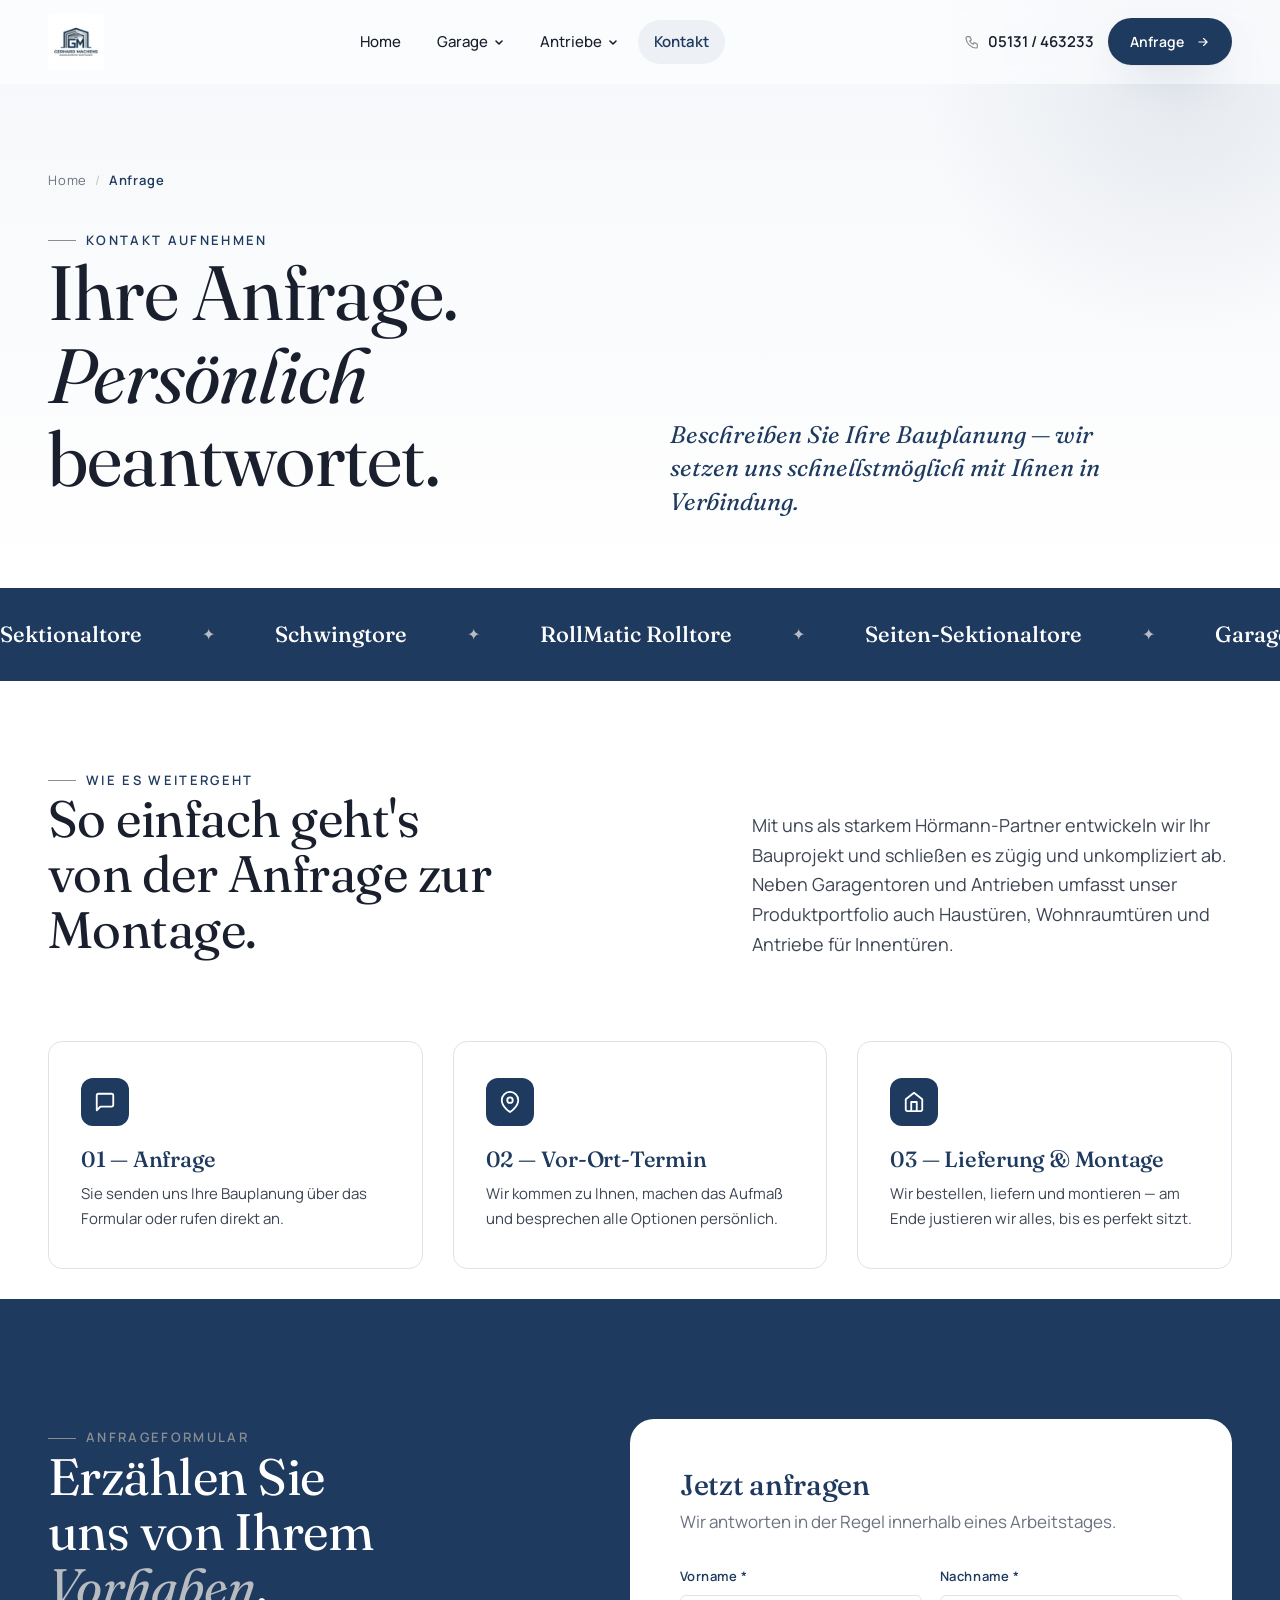
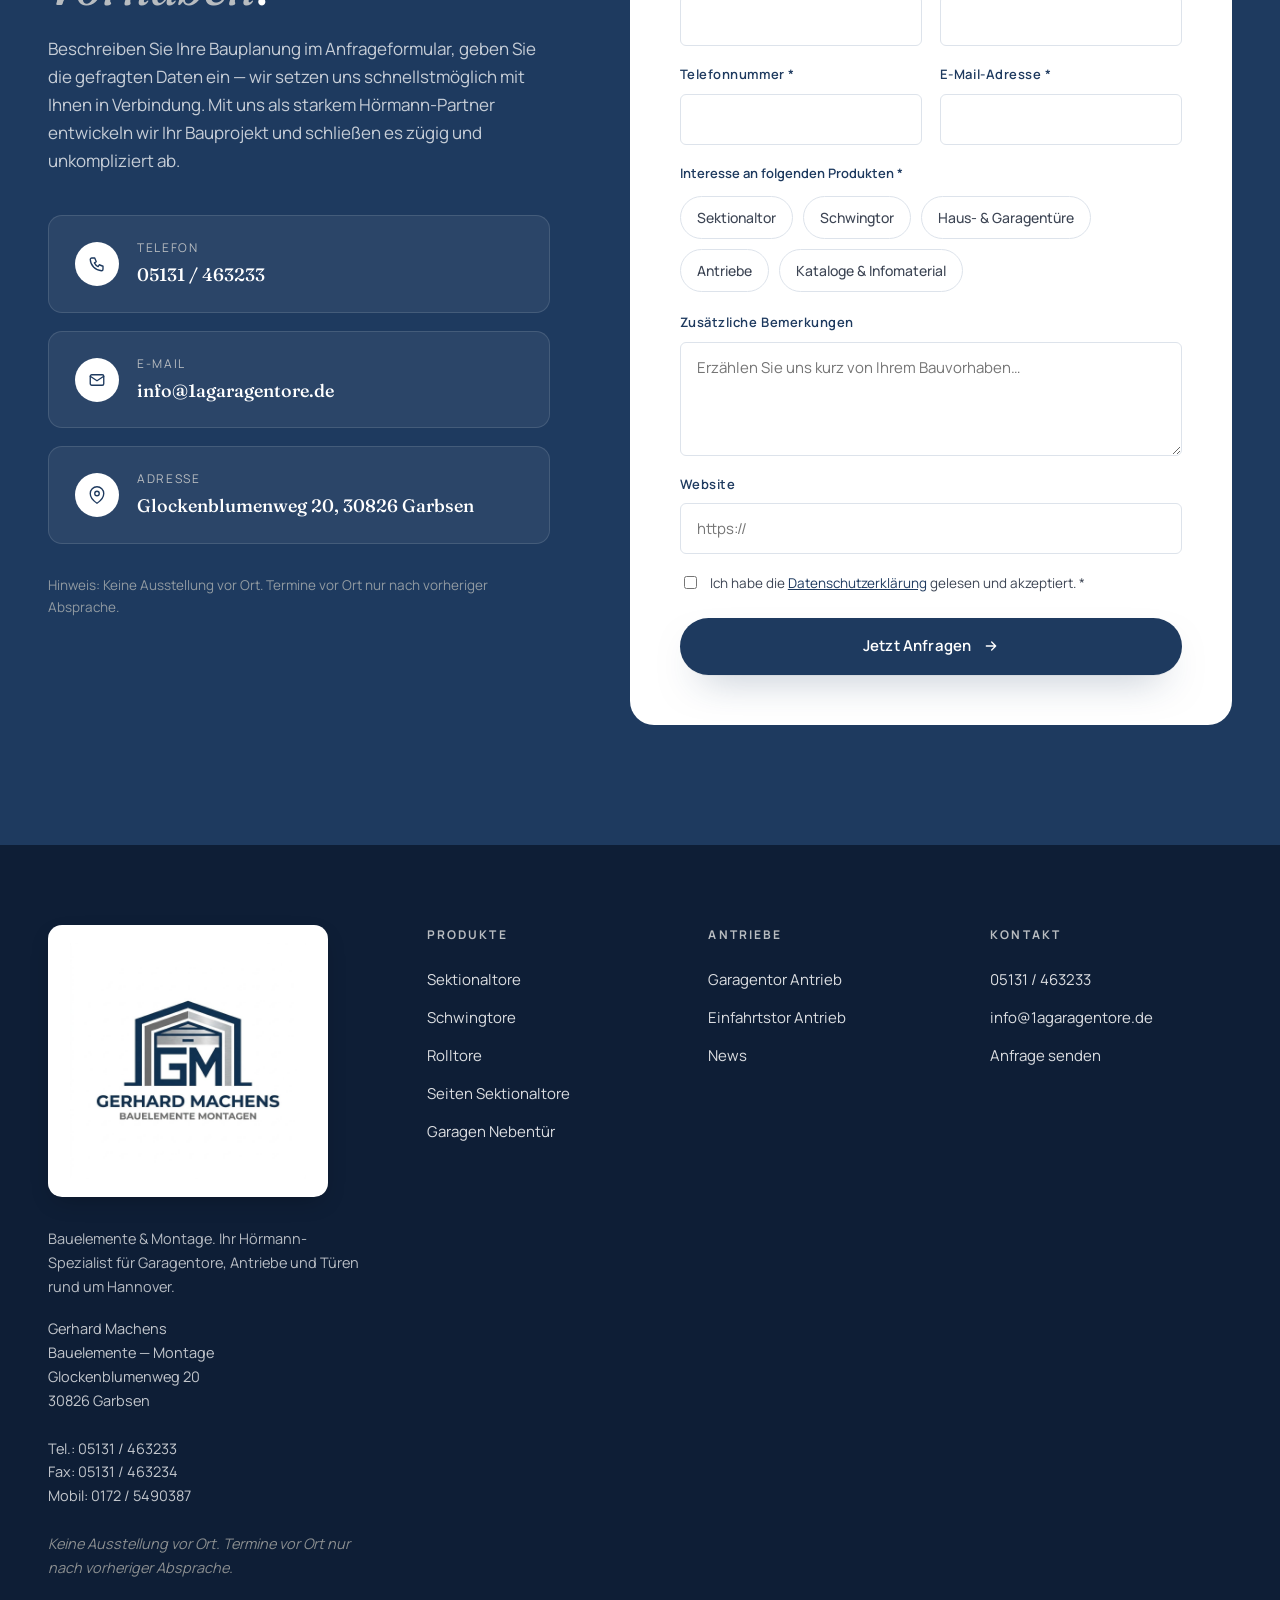
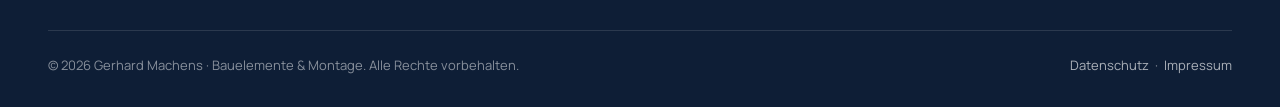
<file: anfrage.html>
<!DOCTYPE html>
<html lang="de">
<head>
  <meta charset="UTF-8" />
  <meta name="viewport" content="width=device-width, initial-scale=1.0" />
  <meta name="description" content="Kontaktieren Sie Machens Bauelemente in Hannover. Beschreiben Sie Ihr Bauvorhaben mit Hörmann-Tor oder -Antrieb — wir melden uns schnellstmöglich." />
  <link rel="canonical" href="https://1agaragentore.de/anfrage/" />
  <title>Anfrage · Machens Bauelemente · Hörmann Hannover</title>

  <link rel="preconnect" href="https://fonts.googleapis.com" />
  <link rel="preconnect" href="https://fonts.gstatic.com" crossorigin />
  <link href="https://fonts.googleapis.com/css2?family=Fraunces:opsz,wght@9..144,400;9..144,500;9..144,600;9..144,700&family=Manrope:wght@300;400;500;600;700&display=swap" rel="stylesheet" />

  <link rel="stylesheet" href="assets/styles.css" />
</head>
<body>
  <nav class="nav" id="nav" aria-label="Hauptnavigation">
    <div class="container nav-inner">
      <a href="index.html" class="brand" aria-label="Gerhard Machens · Bauelemente Montagen — zur Startseite">
        <img class="brand-logo" src="assets/img/logo.png" alt="Gerhard Machens · Bauelemente Montagen" />
      </a>

      <div class="menu" role="menubar">
        <div class="menu-item">
          <a class="menu-link " href="index.html">Home</a>
        </div>
        <div class="menu-item">
          <a class="menu-link " href="#" aria-haspopup="true" onclick="event.preventDefault();">
            Garage
            <svg width="10" height="10" viewBox="0 0 10 10" fill="none"><path d="M2 4l3 3 3-3" stroke="currentColor" stroke-width="1.6" stroke-linecap="round" stroke-linejoin="round"/></svg>
          </a>
          <div class="submenu" role="menu">
            <a href="garagen-sektionaltore.html">Sektionaltore</a>
            <a href="garagen-schwingtore.html">Schwingtore</a>
            <a href="garagen-rolltore.html">Rolltore RollMatic</a>
            <a href="seiten-sektionaltore.html">Seiten Sektionaltore</a>
            <a href="garagen-nebentuer.html">Garagen Nebentür</a>
          </div>
        </div>
        <div class="menu-item">
          <a class="menu-link " href="#" aria-haspopup="true" onclick="event.preventDefault();">
            Antriebe
            <svg width="10" height="10" viewBox="0 0 10 10" fill="none"><path d="M2 4l3 3 3-3" stroke="currentColor" stroke-width="1.6" stroke-linecap="round" stroke-linejoin="round"/></svg>
          </a>
          <div class="submenu" role="menu">
            <a href="garagentor-antrieb.html">Garagentor Antrieb</a>
            <a href="einfahrtstor-antrieb.html">Einfahrtstor Antrieb</a>
          </div>
        </div>
        <div class="menu-item">
          <a class="menu-link active" href="anfrage.html">Kontakt</a>
        </div>
      </div>

      <div class="nav-cta">
        <a href="tel:05131463233" class="phone-link" aria-label="Anrufen">
          <svg width="16" height="16" viewBox="0 0 24 24" fill="none">
            <path d="M5 4h4l2 5-2.5 1.5a11 11 0 0 0 5 5L15 13l5 2v4a2 2 0 0 1-2 2A16 16 0 0 1 3 6a2 2 0 0 1 2-2z" stroke="currentColor" stroke-width="1.8" stroke-linejoin="round"/>
          </svg>
          <span style="display:block;color: var(--c-ink);">05131 / 463233</span>
        </a>
        <a href="anfrage.html" class="btn btn-primary" style="padding: 12px 22px; font-size: 14px;">
          Anfrage
          <svg class="arrow" width="14" height="14" viewBox="0 0 24 24" fill="none">
            <path d="M5 12h14M13 6l6 6-6 6" stroke="currentColor" stroke-width="2" stroke-linecap="round" stroke-linejoin="round"/>
          </svg>
        </a>
        <button class="burger" id="burger" aria-label="Menü öffnen" aria-expanded="false">
          <span></span>
        </button>
      </div>
    </div>
  </nav>

  <div class="mobile-menu" id="mobileMenu" aria-hidden="true">
    <div class="container">
      <div class="group">
        <h4>Garage</h4>
        <a href="garagen-sektionaltore.html">Sektionaltore</a>
        <a href="garagen-schwingtore.html">Schwingtore</a>
        <a href="garagen-rolltore.html">Rolltore RollMatic</a>
        <a href="seiten-sektionaltore.html">Seiten Sektionaltore</a>
        <a href="garagen-nebentuer.html">Garagen Nebentür</a>
      </div>
      <div class="group">
        <h4>Antriebe</h4>
        <a href="garagentor-antrieb.html">Garagentor Antrieb</a>
        <a href="einfahrtstor-antrieb.html">Einfahrtstor Antrieb</a>
      </div>
      <div class="group">
        <h4>Kontakt</h4>
        <a href="anfrage.html">Anfrage stellen</a>
      </div>
      <div class="mobile-cta">
        <a href="tel:05131463233" class="btn btn-ghost">Jetzt anrufen · 05131 / 463233</a>
        <a href="anfrage.html" class="btn btn-primary">Kostenlose Anfrage stellen</a>
      </div>
    </div>
  </div>
  <header class="page-header" id="top">
    <div class="container">
      <div class="page-header-inner">
        <div class="reveal">
          <nav class="breadcrumb" aria-label="Brotkrumen">
            <a href="index.html">Home</a>
            <span class="sep">/</span>
            <span class="current">Anfrage</span>
          </nav>
          <span class="kicker">Kontakt aufnehmen</span>
          <h1>Ihre Anfrage.<br><em style="font-style:italic;color:var(--c-accent-dk);">Persönlich</em> beantwortet.</h1>
        </div>
        <div class="reveal" data-delay="1">
          <p class="subtitle">
            Beschreiben Sie Ihre Bauplanung — wir setzen uns schnellstmöglich mit Ihnen in Verbindung.
          </p>
        </div>
      </div>
    </div>
  </header>

  <div class="trust-bar" aria-hidden="true">
    <div class="marquee-track">
      <span>Sektionaltore</span>
      <span>Schwingtore</span>
      <span>RollMatic Rolltore</span>
      <span>Seiten-Sektionaltore</span>
      <span>Garagen-Nebentüren</span>
      <span>RotaMatic</span>
      <span>VersaMatic</span>
      <span>Hörmann Original</span>
      <span>Sektionaltore</span>
      <span>Schwingtore</span>
      <span>RollMatic Rolltore</span>
      <span>Seiten-Sektionaltore</span>
      <span>Garagen-Nebentüren</span>
      <span>RotaMatic</span>
      <span>VersaMatic</span>
      <span>Hörmann Original</span>
    </div>
  </div>

  <section style="padding-top: 80px; padding-bottom: 30px;">
    <div class="container">
      <div class="section-head reveal">
        <div>
          <span class="kicker">Wie es weitergeht</span>
          <h2>So einfach geht's<br>von der Anfrage zur Montage.</h2>
        </div>
        <p class="lead">
          Mit uns als starkem Hörmann-Partner entwickeln wir Ihr Bauprojekt und schließen es
          zügig und unkompliziert ab. Neben Garagentoren und Antrieben umfasst unser
          Produktportfolio auch Haustüren, Wohnraumtüren und Antriebe für Innentüren.
        </p>
      </div>

      <div class="pillars">
        <div class="pillar reveal" data-delay="1">
          <div class="pillar-icon">
            <svg width="22" height="22" viewBox="0 0 24 24" fill="none">
              <path d="M21 15a2 2 0 0 1-2 2H7l-4 4V5a2 2 0 0 1 2-2h14a2 2 0 0 1 2 2z" stroke="currentColor" stroke-width="2" stroke-linejoin="round"/>
            </svg>
          </div>
          <h4>01 — Anfrage</h4>
          <p>Sie senden uns Ihre Bauplanung über das Formular oder rufen direkt an.</p>
        </div>
        <div class="pillar reveal" data-delay="2">
          <div class="pillar-icon">
            <svg width="22" height="22" viewBox="0 0 24 24" fill="none">
              <path d="M21 10c0 7-9 13-9 13S3 17 3 10a9 9 0 1 1 18 0z" stroke="currentColor" stroke-width="2" stroke-linejoin="round"/>
              <circle cx="12" cy="10" r="3" stroke="currentColor" stroke-width="2"/>
            </svg>
          </div>
          <h4>02 — Vor-Ort-Termin</h4>
          <p>Wir kommen zu Ihnen, machen das Aufmaß und besprechen alle Optionen persönlich.</p>
        </div>
        <div class="pillar reveal" data-delay="3">
          <div class="pillar-icon">
            <svg width="22" height="22" viewBox="0 0 24 24" fill="none">
              <path d="M3 9l9-7 9 7v11a2 2 0 0 1-2 2H5a2 2 0 0 1-2-2z" stroke="currentColor" stroke-width="2" stroke-linejoin="round"/>
              <path d="M9 22V12h6v10" stroke="currentColor" stroke-width="2" stroke-linejoin="round"/>
            </svg>
          </div>
          <h4>03 — Lieferung &amp; Montage</h4>
          <p>Wir bestellen, liefern und montieren — am Ende justieren wir alles, bis es perfekt sitzt.</p>
        </div>
      </div>
    </div>
  </section>

  <section class="contact-section" id="kontakt">
    <div class="container">
      <div class="contact-grid">
        <div class="contact-info reveal">
          <span class="kicker" style="color: var(--c-accent);">Anfrageformular</span>
          <h2>Erzählen Sie<br>uns von Ihrem<br><em>Vorhaben</em>.</h2>
          <p>
            Beschreiben Sie Ihre Bauplanung im Anfrageformular, geben Sie die gefragten
            Daten ein — wir setzen uns schnellstmöglich mit Ihnen in Verbindung. Mit uns
            als starkem Hörmann-Partner entwickeln wir Ihr Bauprojekt und schließen es
            zügig und unkompliziert ab.
          </p>

          <div class="contact-channels">
            <a href="tel:05131463233" class="contact-channel">
              <div class="contact-channel-icon">
                <svg width="18" height="18" viewBox="0 0 24 24" fill="none">
                  <path d="M5 4h4l2 5-2.5 1.5a11 11 0 0 0 5 5L15 13l5 2v4a2 2 0 0 1-2 2A16 16 0 0 1 3 6a2 2 0 0 1 2-2z" stroke="currentColor" stroke-width="1.8" stroke-linejoin="round"/>
                </svg>
              </div>
              <div>
                <small>Telefon</small>
                <strong>05131 / 463233</strong>
              </div>
            </a>

            <a href="mailto:info@1agaragentore.de" class="contact-channel">
              <div class="contact-channel-icon">
                <svg width="18" height="18" viewBox="0 0 24 24" fill="none">
                  <rect x="3" y="5" width="18" height="14" rx="2" stroke="currentColor" stroke-width="1.8"/>
                  <path d="M3 7l9 6 9-6" stroke="currentColor" stroke-width="1.8" stroke-linecap="round" stroke-linejoin="round"/>
                </svg>
              </div>
              <div>
                <small>E-Mail</small>
                <strong>info@1agaragentore.de</strong>
              </div>
            </a>

            <div class="contact-channel" style="cursor: default;">
              <div class="contact-channel-icon">
                <svg width="18" height="18" viewBox="0 0 24 24" fill="none">
                  <path d="M21 10c0 7-9 13-9 13S3 17 3 10a9 9 0 1 1 18 0z" stroke="currentColor" stroke-width="1.8" stroke-linejoin="round"/>
                  <circle cx="12" cy="10" r="3" stroke="currentColor" stroke-width="1.8"/>
                </svg>
              </div>
              <div>
                <small>Adresse</small>
                <strong>Glockenblumenweg 20, 30826 Garbsen</strong>
              </div>
            </div>
          </div>

          <p style="margin-top: 30px; font-size: 13.5px; color: rgba(241,234,217,.55);">
            Hinweis: Keine Ausstellung vor Ort. Termine vor Ort nur nach vorheriger Absprache.
          </p>
        </div>

        <form class="contact-form reveal" id="contactForm" data-delay="1" name="anfrage" method="POST" data-netlify="true" data-netlify-honeypot="bot-field" action="/danke.html" novalidate>
          <!-- Netlify Forms: erforderliche versteckte Felder -->
          <input type="hidden" name="form-name" value="anfrage" />
          <p style="display:none;">
            <label>Bitte nicht ausfüllen (Spam-Schutz): <input name="bot-field" /></label>
          </p>
          <h3>Jetzt anfragen</h3>
          <p>Wir antworten in der Regel innerhalb eines Arbeitstages.</p>

          <div class="form-row">
            <div class="field">
              <label for="firstName">Vorname *</label>
              <input id="firstName" name="firstName" type="text" autocomplete="given-name" required />
            </div>
            <div class="field">
              <label for="lastName">Nachname *</label>
              <input id="lastName" name="lastName" type="text" autocomplete="family-name" required />
            </div>
          </div>

          <div class="form-row">
            <div class="field">
              <label for="phone">Telefonnummer *</label>
              <input id="phone" name="phone" type="tel" autocomplete="tel" required />
            </div>
            <div class="field">
              <label for="email">E-Mail-Adresse *</label>
              <input id="email" name="email" type="email" autocomplete="email" required />
            </div>
          </div>

          <span class="interests-label">Interesse an folgenden Produkten *</span>
          <div class="interests" role="group" aria-label="Interessen">
            <div class="interest-chip">
              <input type="checkbox" id="i1" name="interests" value="Sektionaltor" />
              <label for="i1">Sektionaltor</label>
            </div>
            <div class="interest-chip">
              <input type="checkbox" id="i2" name="interests" value="Schwingtor" />
              <label for="i2">Schwingtor</label>
            </div>
            <div class="interest-chip">
              <input type="checkbox" id="i3" name="interests" value="Haus und Garagentüre" />
              <label for="i3">Haus- &amp; Garagentüre</label>
            </div>
            <div class="interest-chip">
              <input type="checkbox" id="i4" name="interests" value="Antriebe" />
              <label for="i4">Antriebe</label>
            </div>
            <div class="interest-chip">
              <input type="checkbox" id="i5" name="interests" value="Kataloge & Infomaterial" />
              <label for="i5">Kataloge &amp; Infomaterial</label>
            </div>
          </div>

          <div class="field" style="margin-bottom: 18px;">
            <label for="message">Zusätzliche Bemerkungen</label>
            <textarea id="message" name="message" rows="4" placeholder="Erzählen Sie uns kurz von Ihrem Bauvorhaben…"></textarea>
          </div>

          <div class="field" style="margin-bottom: 18px;">
            <label for="website">Website</label>
            <input id="website" name="website" type="url" placeholder="https://" />
          </div>

          <label class="privacy-row">
            <input type="checkbox" id="privacy" name="privacy" required />
            <span>
              Ich habe die <a href="https://1agaragentore.de/datenschutz/" target="_blank" rel="noopener">Datenschutzerklärung</a>
              gelesen und akzeptiert. *
            </span>
          </label>

          <button type="submit" class="btn btn-primary" style="width: 100%; justify-content: center;">
            Jetzt Anfragen
            <svg class="arrow" width="16" height="16" viewBox="0 0 24 24" fill="none">
              <path d="M5 12h14M13 6l6 6-6 6" stroke="currentColor" stroke-width="2" stroke-linecap="round" stroke-linejoin="round"/>
            </svg>
          </button>

          <div class="form-msg" id="formMsg" role="status" aria-live="polite"></div>
        </form>
      </div>
    </div>
  </section>
  <footer>
    <div class="container">
      <div class="footer-grid">
        <div class="footer-brand">
          <div class="footer-logo">
            <img src="assets/img/logo.png" alt="Gerhard Machens · Bauelemente Montagen" />
          </div>
          <p>Bauelemente &amp; Montage. Ihr Hörmann-Spezialist für Garagentore, Antriebe und Türen rund um Hannover.</p>
          <address>
            Gerhard Machens<br>
            Bauelemente — Montage<br>
            Glockenblumenweg 20<br>
            30826 Garbsen<br>
            <br>
            Tel.: 05131 / 463233<br>
            Fax: 05131 / 463234<br>
            Mobil: 0172 / 5490387<br>
            <br>
            <em style="color: rgba(241,234,217,.55);">Keine Ausstellung vor Ort. Termine vor Ort nur nach vorheriger Absprache.</em>
          </address>
        </div>

        <div>
          <h5>Produkte</h5>
          <ul>
            <li><a href="garagen-sektionaltore.html">Sektionaltore</a></li>
            <li><a href="garagen-schwingtore.html">Schwingtore</a></li>
            <li><a href="garagen-rolltore.html">Rolltore</a></li>
            <li><a href="seiten-sektionaltore.html">Seiten Sektionaltore</a></li>
            <li><a href="garagen-nebentuer.html">Garagen Nebentür</a></li>
          </ul>
        </div>

        <div>
          <h5>Antriebe</h5>
          <ul>
            <li><a href="garagentor-antrieb.html">Garagentor Antrieb</a></li>
            <li><a href="einfahrtstor-antrieb.html">Einfahrtstor Antrieb</a></li>
            <li><a href="https://1agaragentore.de/blog/">News</a></li>
          </ul>
        </div>

        <div>
          <h5>Kontakt</h5>
          <ul>
            <li><a href="tel:05131463233">05131 / 463233</a></li>
            <li><a href="mailto:info@1agaragentore.de">info@1agaragentore.de</a></li>
            <li><a href="anfrage.html">Anfrage senden</a></li>
          </ul>
        </div>
      </div>

      <div class="footer-bottom">
        <span>© <span id="year"></span> Gerhard Machens · Bauelemente &amp; Montage. Alle Rechte vorbehalten.</span>
        <span>
          <a href="https://1agaragentore.de/datenschutz/">Datenschutz</a>
          &nbsp;·&nbsp;
          <a href="https://1agaragentore.de/impressum/">Impressum</a>
        </span>
      </div>
    </div>
  </footer>

  <script src="assets/main.js"></script>
</body>
</html>
</file>
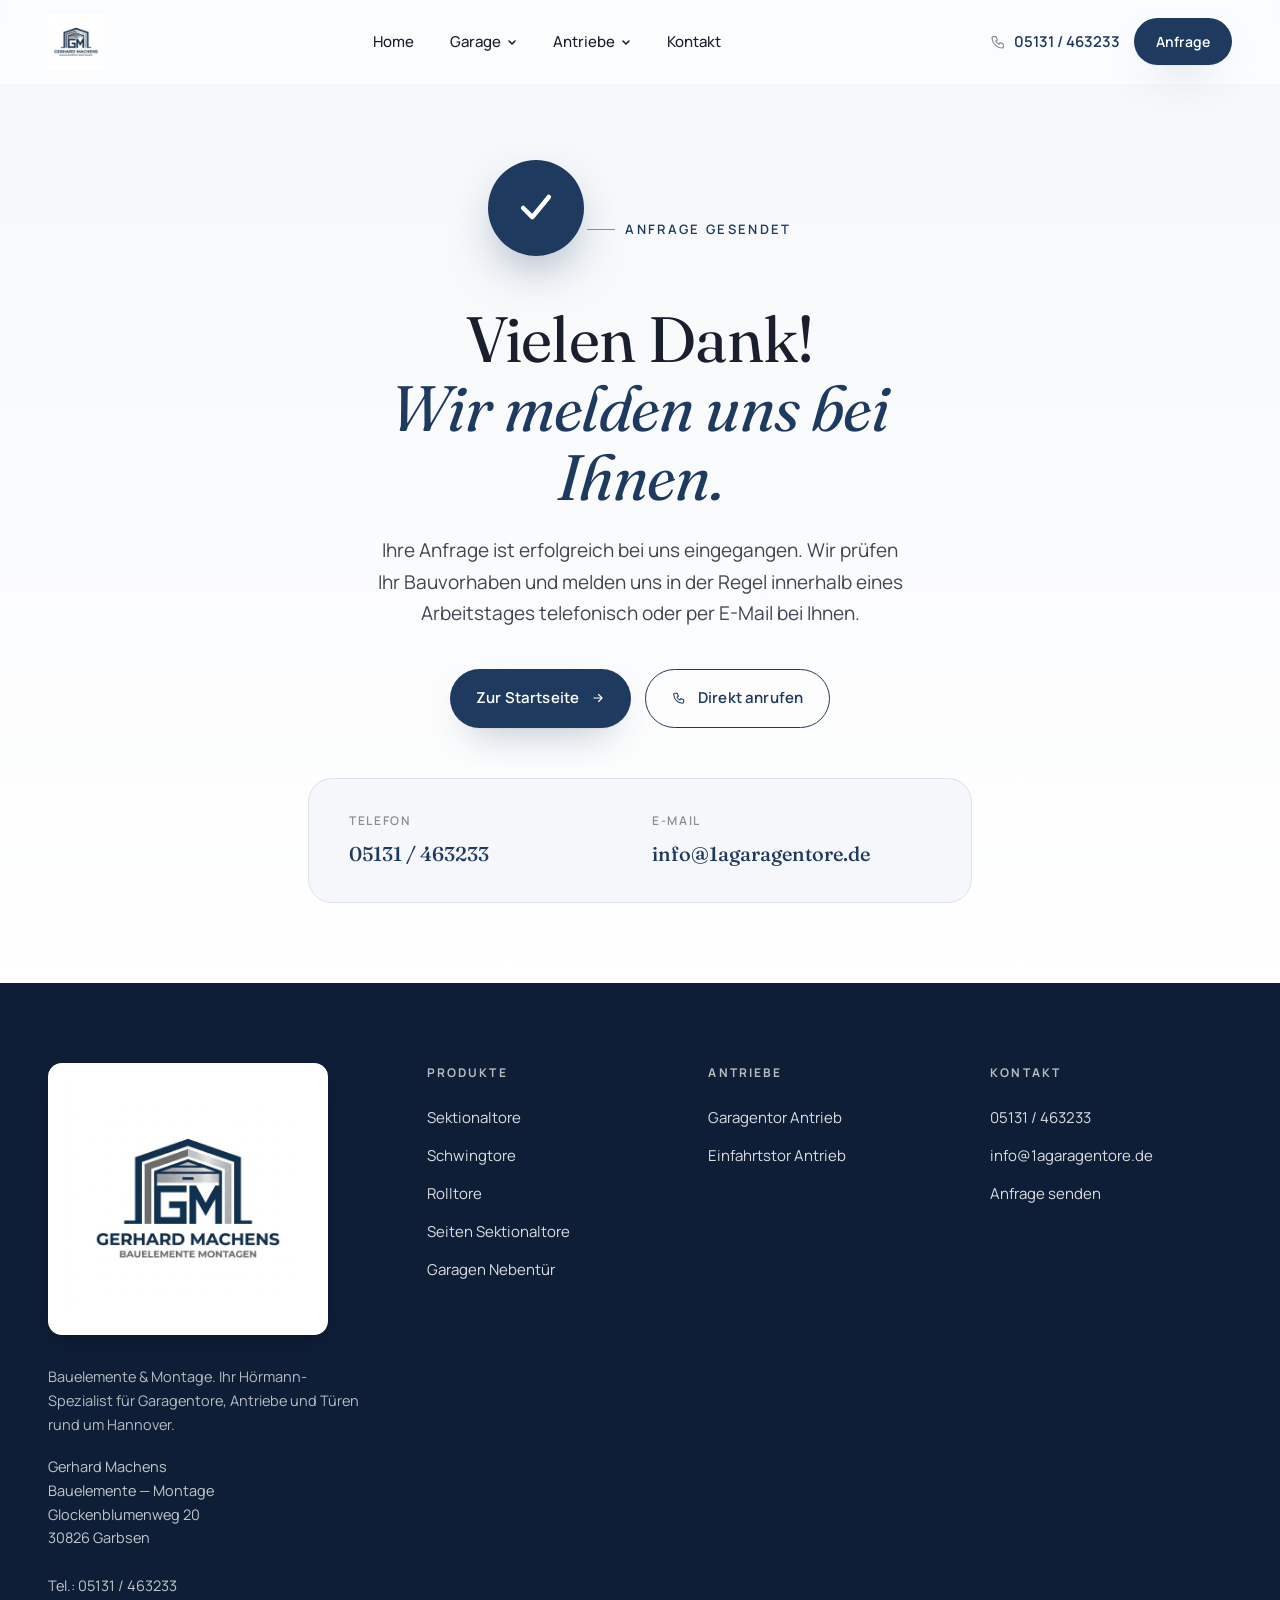
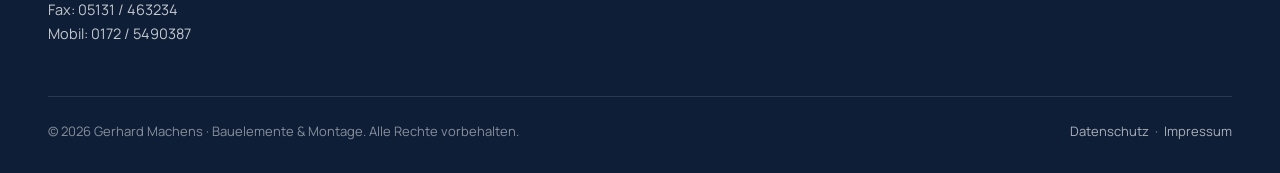
<file: danke.html>
<!DOCTYPE html>
<html lang="de">
<head>
  <meta charset="UTF-8" />
  <meta name="viewport" content="width=device-width, initial-scale=1.0" />
  <meta name="description" content="Vielen Dank für Ihre Anfrage bei Gerhard Machens · Bauelemente Montagen. Wir melden uns kurzfristig bei Ihnen." />
  <meta name="robots" content="noindex" />
  <title>Vielen Dank · Gerhard Machens · Bauelemente Montagen</title>

  <link rel="preconnect" href="https://fonts.googleapis.com" />
  <link rel="preconnect" href="https://fonts.gstatic.com" crossorigin />
  <link href="https://fonts.googleapis.com/css2?family=Fraunces:opsz,wght@9..144,400;9..144,500;9..144,600;9..144,700&family=Manrope:wght@300;400;500;600;700&display=swap" rel="stylesheet" />

  <link rel="stylesheet" href="assets/styles.css" />
</head>
<body>

  <!-- ==========================================================
       NAVIGATION
       ========================================================== -->
  <nav class="nav" id="nav" aria-label="Hauptnavigation">
    <div class="container nav-inner">
      <a href="index.html" class="brand" aria-label="Gerhard Machens · Bauelemente Montagen — zur Startseite">
        <img class="brand-logo" src="assets/img/logo.png" alt="Gerhard Machens · Bauelemente Montagen" />
      </a>

      <div class="menu" role="menubar">
        <div class="menu-item">
          <a class="menu-link" href="index.html">Home</a>
        </div>
        <div class="menu-item">
          <a class="menu-link" href="#" aria-haspopup="true" onclick="event.preventDefault();">
            Garage
            <svg width="10" height="10" viewBox="0 0 10 10" fill="none"><path d="M2 4l3 3 3-3" stroke="currentColor" stroke-width="1.6" stroke-linecap="round" stroke-linejoin="round"/></svg>
          </a>
          <div class="submenu" role="menu">
            <a href="garagen-sektionaltore.html">Sektionaltore</a>
            <a href="garagen-schwingtore.html">Schwingtore</a>
            <a href="garagen-rolltore.html">Rolltore RollMatic</a>
            <a href="seiten-sektionaltore.html">Seiten Sektionaltore</a>
            <a href="garagen-nebentuer.html">Garagen Nebentür</a>
          </div>
        </div>
        <div class="menu-item">
          <a class="menu-link" href="#" aria-haspopup="true" onclick="event.preventDefault();">
            Antriebe
            <svg width="10" height="10" viewBox="0 0 10 10" fill="none"><path d="M2 4l3 3 3-3" stroke="currentColor" stroke-width="1.6" stroke-linecap="round" stroke-linejoin="round"/></svg>
          </a>
          <div class="submenu" role="menu">
            <a href="garagentor-antrieb.html">Garagentor Antrieb</a>
            <a href="einfahrtstor-antrieb.html">Einfahrtstor Antrieb</a>
          </div>
        </div>
        <div class="menu-item">
          <a class="menu-link" href="anfrage.html">Kontakt</a>
        </div>
      </div>

      <div class="nav-cta">
        <a href="tel:05131463233" class="phone-link" aria-label="Anrufen">
          <svg width="16" height="16" viewBox="0 0 24 24" fill="none">
            <path d="M5 4h4l2 5-2.5 1.5a11 11 0 0 0 5 5L15 13l5 2v4a2 2 0 0 1-2 2A16 16 0 0 1 3 6a2 2 0 0 1 2-2z" stroke="currentColor" stroke-width="1.8" stroke-linejoin="round"/>
          </svg>
          <span>05131 / 463233</span>
        </a>
        <a href="anfrage.html" class="btn btn-primary" style="padding: 12px 22px; font-size: 14px;">Anfrage</a>
        <button class="burger" id="burger" aria-label="Menü öffnen" aria-expanded="false">
          <span></span>
        </button>
      </div>
    </div>
  </nav>

  <!-- ==========================================================
       SUCCESS HERO
       ========================================================== -->
  <main style="min-height: 100vh; display: grid; place-items: center; padding: 160px 0 80px; background: linear-gradient(180deg, #F5F7FA 0%, #FFFFFF 100%);">
    <div class="container" style="text-align: center; max-width: 720px;">

      <!-- Erfolg-Icon -->
      <div style="display: inline-grid; place-items: center; width: 96px; height: 96px; border-radius: 50%; background: #1E3A5F; color: #fff; margin-bottom: 32px; box-shadow: 0 20px 50px -15px rgba(30,58,95,.5);" aria-hidden="true">
        <svg width="44" height="44" viewBox="0 0 24 24" fill="none">
          <path d="M5 12l5 5 9-11" stroke="currentColor" stroke-width="2.5" stroke-linecap="round" stroke-linejoin="round"/>
        </svg>
      </div>

      <span class="kicker" style="justify-content: center;">Anfrage gesendet</span>
      <h1 style="margin: 16px 0 24px; font-size: clamp(2.4rem, 5vw, 4rem);">
        Vielen Dank!<br>
        <em style="font-style: italic; color: #1E3A5F; font-weight: 400;">Wir melden uns bei Ihnen.</em>
      </h1>
      <p style="font-size: 19px; color: #3D4554; max-width: 540px; margin: 0 auto 40px;">
        Ihre Anfrage ist erfolgreich bei uns eingegangen. Wir prüfen Ihr Bauvorhaben und
        melden uns in der Regel innerhalb eines Arbeitstages telefonisch oder per E-Mail bei Ihnen.
      </p>

      <div style="display: flex; gap: 14px; justify-content: center; flex-wrap: wrap; margin-bottom: 50px;">
        <a href="index.html" class="btn btn-primary">
          Zur Startseite
          <svg class="arrow" width="14" height="14" viewBox="0 0 24 24" fill="none">
            <path d="M5 12h14M13 6l6 6-6 6" stroke="currentColor" stroke-width="2" stroke-linecap="round" stroke-linejoin="round"/>
          </svg>
        </a>
        <a href="tel:05131463233" class="btn btn-ghost">
          <svg width="14" height="14" viewBox="0 0 24 24" fill="none">
            <path d="M5 4h4l2 5-2.5 1.5a11 11 0 0 0 5 5L15 13l5 2v4a2 2 0 0 1-2 2A16 16 0 0 1 3 6a2 2 0 0 1 2-2z" stroke="currentColor" stroke-width="1.8" stroke-linejoin="round"/>
          </svg>
          Direkt anrufen
        </a>
      </div>

      <!-- Kontakt-Infokarte -->
      <div style="background: #F5F7FA; border: 1px solid #DDE3EB; border-radius: 24px; padding: 32px 40px; text-align: left; display: grid; grid-template-columns: 1fr 1fr; gap: 24px;">
        <div>
          <small style="font-size: 12px; letter-spacing: 0.14em; text-transform: uppercase; color: #8A8E91; display: block; margin-bottom: 6px; font-weight: 600;">Telefon</small>
          <a href="tel:05131463233" style="font-family: 'Fraunces', serif; font-size: 20px; color: #1E3A5F; font-weight: 500;">05131 / 463233</a>
        </div>
        <div>
          <small style="font-size: 12px; letter-spacing: 0.14em; text-transform: uppercase; color: #8A8E91; display: block; margin-bottom: 6px; font-weight: 600;">E-Mail</small>
          <a href="mailto:info@1agaragentore.de" style="font-family: 'Fraunces', serif; font-size: 20px; color: #1E3A5F; font-weight: 500;">info@1agaragentore.de</a>
        </div>
      </div>

    </div>
  </main>

  <!-- ==========================================================
       FOOTER
       ========================================================== -->
  <footer>
    <div class="container">
      <div class="footer-grid">
        <div class="footer-brand">
          <div class="footer-logo">
            <img src="assets/img/logo.png" alt="Gerhard Machens · Bauelemente Montagen" />
          </div>
          <p>Bauelemente &amp; Montage. Ihr Hörmann-Spezialist für Garagentore, Antriebe und Türen rund um Hannover.</p>
          <address>
            Gerhard Machens<br>
            Bauelemente — Montage<br>
            Glockenblumenweg 20<br>
            30826 Garbsen<br>
            <br>
            Tel.: 05131 / 463233<br>
            Fax: 05131 / 463234<br>
            Mobil: 0172 / 5490387<br>
          </address>
        </div>

        <div>
          <h5>Produkte</h5>
          <ul>
            <li><a href="garagen-sektionaltore.html">Sektionaltore</a></li>
            <li><a href="garagen-schwingtore.html">Schwingtore</a></li>
            <li><a href="garagen-rolltore.html">Rolltore</a></li>
            <li><a href="seiten-sektionaltore.html">Seiten Sektionaltore</a></li>
            <li><a href="garagen-nebentuer.html">Garagen Nebentür</a></li>
          </ul>
        </div>

        <div>
          <h5>Antriebe</h5>
          <ul>
            <li><a href="garagentor-antrieb.html">Garagentor Antrieb</a></li>
            <li><a href="einfahrtstor-antrieb.html">Einfahrtstor Antrieb</a></li>
          </ul>
        </div>

        <div>
          <h5>Kontakt</h5>
          <ul>
            <li><a href="tel:05131463233">05131 / 463233</a></li>
            <li><a href="mailto:info@1agaragentore.de">info@1agaragentore.de</a></li>
            <li><a href="anfrage.html">Anfrage senden</a></li>
          </ul>
        </div>
      </div>

      <div class="footer-bottom">
        <span>© <span id="year"></span> Gerhard Machens · Bauelemente &amp; Montage. Alle Rechte vorbehalten.</span>
        <span>
          <a href="https://1agaragentore.de/datenschutz/">Datenschutz</a>
          &nbsp;·&nbsp;
          <a href="https://1agaragentore.de/impressum/">Impressum</a>
        </span>
      </div>
    </div>
  </footer>

  <script src="assets/main.js"></script>
</body>
</html>
</file>
<file: assets/styles.css>
/* ============================================================
   GERHARD MACHENS · BAUELEMENTE MONTAGEN
   Hörmann Hannover · Stylesheet (alle Seiten)

   Farbpalette aus Logo:
   - Marineblau (Primary)        #1E3A5F
   - Marineblau (dunkel/dark)    #142847
   - Stahlgrau / Silber (Accent) #8A8E91
   - Stahlgrau hell (Hover)      #B8BCC0
   - Weiß (Background)           #FFFFFF
   ============================================================ */

:root {
  /* Brand-Farben */
  --c-primary:        #1E3A5F;
  --c-primary-dark:   #142847;
  --c-primary-soft:   #2C4F7C;

  --c-accent:         #8A8E91;
  --c-accent-light:   #B8BCC0;
  --c-accent-dark:    #5C6066;

  /* Hintergrund / Flächen */
  --c-bg:             #FFFFFF;
  --c-bg-soft:        #F5F7FA;
  --c-bg-alt:         #EDF1F6;
  --c-line:           #DDE3EB;

  /* Text */
  --c-ink:            #1A1F2E;
  --c-ink-soft:       #3D4554;
  --c-muted:          #6B7280;

  /* Inverse / dunkler Bereich */
  --c-dark:           #142847;
  --c-dark-2:         #0E1E36;
  --c-cream:          #FFFFFF;
  --c-on-dark-soft:   rgba(255,255,255,0.75);
  --c-on-dark-line:   rgba(255,255,255,0.12);

  /* Typografie */
  --f-display: "Fraunces", "Times New Roman", serif;
  --f-body:    "Manrope", -apple-system, BlinkMacSystemFont, "Segoe UI", sans-serif;

  /* Maße */
  --container: 1240px;
  --radius-s: 6px;
  --radius-m: 14px;
  --radius-l: 24px;

  --ease: cubic-bezier(.22,.61,.36,1);
  --ease-out: cubic-bezier(.16,1,.3,1);
}

/* ============================================================
   RESET & BASE
   ============================================================ */
*, *::before, *::after { box-sizing: border-box; }
html { scroll-behavior: smooth; -webkit-text-size-adjust: 100%; }
body {
  margin: 0;
  font-family: var(--f-body);
  font-weight: 400;
  font-size: 17px;
  line-height: 1.65;
  color: var(--c-ink);
  background: var(--c-bg);
  -webkit-font-smoothing: antialiased;
  -moz-osx-font-smoothing: grayscale;
  overflow-x: hidden;
}
img { max-width: 100%; height: auto; display: block; }
a { color: inherit; text-decoration: none; }
button { font: inherit; cursor: pointer; border: 0; background: none; color: inherit; }
h1, h2, h3, h4 {
  font-family: var(--f-display);
  font-weight: 500;
  letter-spacing: -0.01em;
  line-height: 1.08;
  margin: 0 0 .4em;
  color: var(--c-ink);
}
h1 { font-size: clamp(2.6rem, 6vw, 5.4rem); font-weight: 400; }
h2 { font-size: clamp(2rem, 4vw, 3.4rem); font-weight: 400; }
h3 { font-size: clamp(1.4rem, 2.2vw, 1.8rem); font-weight: 500; }
p  { margin: 0 0 1em; color: var(--c-ink-soft); }

.container {
  width: 100%;
  max-width: var(--container);
  margin: 0 auto;
  padding: 0 28px;
}

.kicker {
  display: inline-flex;
  align-items: center;
  gap: 10px;
  font-family: var(--f-body);
  font-size: 13px;
  font-weight: 600;
  letter-spacing: 0.18em;
  text-transform: uppercase;
  color: var(--c-primary);
}
.kicker::before {
  content: "";
  display: inline-block;
  width: 28px;
  height: 1px;
  background: var(--c-accent);
}

/* ============================================================
   BUTTONS
   ============================================================ */
.btn {
  display: inline-flex;
  align-items: center;
  gap: 12px;
  padding: 16px 26px;
  border-radius: 999px;
  font-weight: 600;
  font-size: 15px;
  letter-spacing: 0.01em;
  transition: transform .35s var(--ease), background .35s var(--ease), color .35s var(--ease), box-shadow .35s var(--ease);
  will-change: transform;
  white-space: nowrap;
}
.btn .arrow { transition: transform .4s var(--ease-out); }
.btn:hover .arrow { transform: translateX(5px); }

.btn-primary {
  background: var(--c-primary);
  color: #fff;
  box-shadow: 0 1px 0 rgba(0,0,0,.04), 0 18px 40px -20px rgba(30,58,95,.5);
}
.btn-primary:hover {
  background: var(--c-primary-dark);
  color: #fff;
  transform: translateY(-2px);
  box-shadow: 0 1px 0 rgba(0,0,0,.04), 0 22px 50px -18px rgba(20,40,71,.55);
}

.btn-ghost {
  border: 1px solid var(--c-primary);
  color: var(--c-primary);
}
.btn-ghost:hover {
  background: var(--c-primary);
  color: #fff;
  transform: translateY(-2px);
}

.btn-light {
  background: #fff;
  color: var(--c-primary);
}
.btn-light:hover {
  background: var(--c-accent-light);
  color: var(--c-primary-dark);
  transform: translateY(-2px);
}

.link-arrow {
  display: inline-flex;
  align-items: center;
  gap: 10px;
  font-weight: 600;
  color: var(--c-primary);
  padding: 4px 0;
  border-bottom: 1px solid var(--c-primary);
  transition: gap .35s var(--ease), color .35s var(--ease), border-color .35s var(--ease);
}
.link-arrow:hover {
  gap: 16px;
  color: var(--c-primary-dark);
  border-color: var(--c-accent);
}

/* ============================================================
   NAVIGATION (mit Logo)
   ============================================================ */
.nav {
  position: fixed;
  top: 0; left: 0; right: 0;
  z-index: 100;
  padding: 14px 0;
  transition: background .45s var(--ease), backdrop-filter .45s var(--ease), padding .35s var(--ease), box-shadow .35s var(--ease);
  background: rgba(255, 255, 255, 0.6);
  backdrop-filter: saturate(160%) blur(10px);
  -webkit-backdrop-filter: saturate(160%) blur(10px);
}
.nav.scrolled {
  background: rgba(255, 255, 255, 0.92);
  backdrop-filter: saturate(160%) blur(18px);
  -webkit-backdrop-filter: saturate(160%) blur(18px);
  padding: 10px 0;
  box-shadow: 0 1px 0 rgba(30,58,95,.08), 0 6px 30px -12px rgba(30,58,95,.12);
}
.nav-inner {
  display: flex;
  align-items: center;
  justify-content: space-between;
  gap: 32px;
}

/* Brand mit echtem Logo */
.brand {
  display: flex;
  align-items: center;
  gap: 12px;
  flex-shrink: 0;
}
.brand-logo {
  height: 56px;
  width: auto;
  display: block;
  transition: height .35s var(--ease);
}
.nav.scrolled .brand-logo { height: 48px; }

.menu { display: flex; gap: 4px; align-items: center; }
.menu-item { position: relative; }
.menu-link {
  padding: 10px 16px;
  font-size: 15px;
  font-weight: 500;
  color: var(--c-ink);
  border-radius: 999px;
  transition: background .25s var(--ease), color .25s var(--ease);
  display: inline-flex;
  align-items: center;
  gap: 6px;
}
.menu-link:hover, .menu-link.active {
  background: var(--c-bg-alt);
  color: var(--c-primary);
}
.menu-link.active { font-weight: 600; }
.menu-link svg { transition: transform .3s var(--ease); }
.menu-item:hover > .menu-link svg { transform: rotate(180deg); }

.submenu {
  position: absolute;
  top: calc(100% + 10px);
  left: 50%;
  transform: translateX(-50%) translateY(-6px);
  background: #fff;
  border: 1px solid var(--c-line);
  border-radius: var(--radius-m);
  padding: 10px;
  min-width: 240px;
  opacity: 0;
  pointer-events: none;
  transition: opacity .25s var(--ease), transform .25s var(--ease);
  box-shadow: 0 30px 60px -25px rgba(30,58,95,.25);
}
.menu-item:hover .submenu,
.menu-item:focus-within .submenu {
  opacity: 1;
  pointer-events: auto;
  transform: translateX(-50%) translateY(0);
}
.submenu a {
  display: block;
  padding: 10px 14px;
  border-radius: 8px;
  font-size: 15px;
  color: var(--c-ink-soft);
  transition: background .2s var(--ease), color .2s var(--ease);
}
.submenu a:hover, .submenu a.active {
  background: var(--c-bg-alt);
  color: var(--c-primary);
}

.nav-cta { display: flex; align-items: center; gap: 14px; }
.phone-link {
  display: inline-flex;
  align-items: center;
  gap: 8px;
  font-weight: 600;
  font-size: 15px;
  color: var(--c-primary);
  transition: color .25s var(--ease);
}
.phone-link:hover { color: var(--c-primary-dark); }
.phone-link svg { color: var(--c-accent); }

.burger {
  display: none;
  width: 44px; height: 44px;
  border-radius: 50%;
  background: var(--c-primary);
  color: #fff;
  align-items: center;
  justify-content: center;
}
.burger span {
  display: block;
  width: 18px;
  height: 2px;
  background: #fff;
  position: relative;
  transition: transform .3s var(--ease), opacity .3s var(--ease);
}
.burger span::before,
.burger span::after {
  content: "";
  position: absolute;
  left: 0; right: 0;
  height: 2px;
  background: #fff;
  transition: transform .3s var(--ease);
}
.burger span::before { top: -6px; }
.burger span::after  { top:  6px; }
.burger.open span { transform: rotate(45deg); }
.burger.open span::before { transform: translateY(6px) rotate(-90deg); }
.burger.open span::after  { transform: translateY(-6px) rotate(0); opacity: 0; }

.mobile-menu {
  position: fixed;
  inset: 0;
  background: var(--c-bg);
  z-index: 99;
  padding: 100px 28px 40px;
  transform: translateY(-100%);
  transition: transform .5s var(--ease);
  overflow-y: auto;
}
.mobile-menu.open { transform: translateY(0); }
.mobile-menu .group { border-bottom: 1px solid var(--c-line); padding: 18px 0; }
.mobile-menu .group h4 {
  font-family: var(--f-body);
  font-size: 12px;
  letter-spacing: 0.18em;
  text-transform: uppercase;
  color: var(--c-accent);
  margin: 0 0 12px;
  font-weight: 700;
}
.mobile-menu a {
  display: block;
  padding: 8px 0;
  font-family: var(--f-display);
  font-size: 22px;
  color: var(--c-ink);
}
.mobile-cta { padding-top: 28px; display: flex; flex-direction: column; gap: 12px; }

/* ============================================================
   HERO (Startseite)
   ============================================================ */
.hero {
  position: relative;
  padding: 170px 0 80px;
  overflow: hidden;
  background: linear-gradient(180deg, var(--c-bg-soft) 0%, var(--c-bg) 100%);
}
.hero-grid {
  display: grid;
  grid-template-columns: 1.05fr .95fr;
  gap: 60px;
  align-items: center;
}
.hero-content { position: relative; z-index: 2; }
.hero h1 { margin-top: 24px; }
.hero h1 .accent {
  font-style: italic;
  color: var(--c-primary);
  font-weight: 400;
}
.hero-lead {
  font-size: 19px;
  max-width: 520px;
  margin: 24px 0 36px;
  color: var(--c-ink-soft);
}
.hero-actions { display: flex; gap: 14px; flex-wrap: wrap; }

.hero-meta {
  margin-top: 56px;
  display: grid;
  grid-template-columns: repeat(3, 1fr);
  gap: 24px;
  max-width: 560px;
}
.hero-meta .stat-num {
  font-family: var(--f-display);
  font-size: 36px;
  font-weight: 500;
  line-height: 1;
  color: var(--c-primary);
  letter-spacing: -0.02em;
}
.hero-meta .stat-label {
  display: block;
  margin-top: 6px;
  font-size: 13px;
  color: var(--c-muted);
  line-height: 1.4;
}

.hero-visual {
  position: relative;
  aspect-ratio: 4/5;
  max-width: 540px;
  margin-left: auto;
}
.hero-img-main {
  position: absolute;
  inset: 0;
  width: 100%;
  height: 100%;
  object-fit: cover;
  border-radius: var(--radius-l);
  box-shadow: 0 50px 80px -30px rgba(30,58,95,.35);
}
.hero-img-secondary {
  position: absolute;
  bottom: -40px;
  left: -50px;
  width: 45%;
  aspect-ratio: 4/3;
  object-fit: cover;
  border-radius: var(--radius-m);
  border: 8px solid var(--c-bg);
  box-shadow: 0 30px 50px -20px rgba(30,58,95,.3);
  z-index: 2;
}
.hero-badge {
  position: absolute;
  top: -20px;
  right: -20px;
  width: 130px;
  height: 130px;
  border-radius: 50%;
  background: var(--c-primary);
  color: #fff;
  display: grid;
  place-items: center;
  text-align: center;
  font-family: var(--f-display);
  font-size: 14px;
  line-height: 1.25;
  padding: 14px;
  animation: spin 30s linear infinite;
  z-index: 3;
  box-shadow: 0 18px 40px -15px rgba(30,58,95,.5);
}
.hero-badge strong {
  display: block;
  font-size: 22px;
  color: var(--c-accent-light);
  font-weight: 500;
}
@keyframes spin { to { transform: rotate(360deg); } }

.hero::before {
  content: "";
  position: absolute;
  top: -200px;
  right: -200px;
  width: 700px;
  height: 700px;
  background: radial-gradient(circle at center, rgba(30,58,95,.10), transparent 60%);
  pointer-events: none;
  z-index: 0;
}
.hero::after {
  content: "Hörmann · Hannover · seit Jahrzehnten";
  position: absolute;
  bottom: 30px;
  left: -10px;
  font-family: var(--f-display);
  font-size: 12px;
  letter-spacing: 0.4em;
  text-transform: uppercase;
  color: var(--c-accent);
  transform: rotate(-90deg);
  transform-origin: left bottom;
  opacity: 0.7;
}

/* ============================================================
   PAGE HEADER (Unterseiten)
   ============================================================ */
.page-header {
  padding: 170px 0 70px;
  position: relative;
  overflow: hidden;
  background: linear-gradient(180deg, var(--c-bg-soft) 0%, var(--c-bg) 100%);
}
.page-header::before {
  content: "";
  position: absolute;
  top: -200px;
  right: -200px;
  width: 600px;
  height: 600px;
  background: radial-gradient(circle at center, rgba(30,58,95,.08), transparent 60%);
  pointer-events: none;
  z-index: 0;
}
.page-header-inner {
  position: relative;
  z-index: 1;
  display: grid;
  grid-template-columns: 1fr 1fr;
  gap: 60px;
  align-items: end;
}
.breadcrumb {
  display: flex;
  align-items: center;
  gap: 8px;
  font-size: 13px;
  letter-spacing: 0.06em;
  color: var(--c-muted);
  margin-bottom: 30px;
}
.breadcrumb a { color: var(--c-muted); transition: color .25s var(--ease); }
.breadcrumb a:hover { color: var(--c-primary); }
.breadcrumb .sep { opacity: 0.5; color: var(--c-accent); }
.breadcrumb .current { color: var(--c-primary); font-weight: 600; }

.page-header h1 { margin-bottom: 18px; }
.page-header .subtitle {
  font-family: var(--f-display);
  font-size: clamp(1.2rem, 2vw, 1.5rem);
  font-style: italic;
  color: var(--c-primary);
  font-weight: 400;
  margin: 0;
  line-height: 1.4;
  max-width: 460px;
}

/* ============================================================
   TRUST BAR / MARQUEE
   ============================================================ */
.trust-bar {
  background: var(--c-primary);
  color: #fff;
  padding: 28px 0;
  overflow: hidden;
  position: relative;
}
.marquee-track {
  display: flex;
  gap: 60px;
  width: fit-content;
  animation: marquee 35s linear infinite;
  white-space: nowrap;
}
.marquee-track span {
  font-family: var(--f-display);
  font-size: 22px;
  font-weight: 500;
  display: inline-flex;
  align-items: center;
  gap: 60px;
}
.marquee-track span::after {
  content: "✦";
  color: var(--c-accent-light);
  font-size: 16px;
}
@keyframes marquee {
  from { transform: translateX(0); }
  to   { transform: translateX(-50%); }
}

/* ============================================================
   GENERIC SECTION
   ============================================================ */
section { padding: 110px 0; position: relative; }
.section-head {
  display: grid;
  grid-template-columns: 1fr 1fr;
  gap: 60px;
  align-items: end;
  margin-bottom: 64px;
}
.section-head .lead {
  font-size: 18px;
  max-width: 480px;
  margin-left: auto;
  color: var(--c-ink-soft);
}

/* ============================================================
   PRODUCTS (editoral 2-column blocks)
   ============================================================ */
.product {
  display: grid;
  grid-template-columns: 1fr 1fr;
  gap: 80px;
  align-items: center;
  padding: 80px 0;
  border-top: 1px solid var(--c-line);
}
.product:first-of-type { border-top: 0; padding-top: 30px; }
.product.reverse .product-media { order: 2; }
.product-media { position: relative; }
.product-media .stack {
  position: relative;
  aspect-ratio: 5/4;
}
.product-media .stack img {
  position: absolute;
  width: 100%; height: 100%;
  object-fit: cover;
  border-radius: var(--radius-m);
  transition: transform .8s var(--ease-out), box-shadow .8s var(--ease-out);
}
.product-media .stack img:nth-child(1) {
  width: 78%;
  left: 0;
  top: 0;
  z-index: 2;
  box-shadow: 0 30px 60px -25px rgba(30,58,95,.3);
}
.product-media .stack img:nth-child(2) {
  width: 60%;
  right: 0;
  bottom: -8%;
  z-index: 3;
  border: 8px solid var(--c-bg);
  box-shadow: 0 30px 50px -20px rgba(30,58,95,.3);
}
.product-media .stack img:nth-child(3) {
  width: 35%;
  right: 35%;
  top: -8%;
  z-index: 1;
  opacity: 0.85;
}
.product:hover .stack img:nth-child(1) { transform: translate(-8px, -4px); }
.product:hover .stack img:nth-child(2) { transform: translate(8px, 4px); }

.product-num {
  font-family: var(--f-display);
  font-size: 14px;
  letter-spacing: 0.2em;
  color: var(--c-accent);
  margin-bottom: 14px;
  display: block;
  font-weight: 500;
}
.product h3 {
  font-size: clamp(1.8rem, 3.5vw, 2.6rem);
  margin-bottom: 22px;
}
.product p { font-size: 17px; max-width: 520px; }
.product strong { color: var(--c-primary); font-weight: 600; }
.product-cta { margin-top: 24px; }

/* ============================================================
   FEATURE BLOCK (Unterseiten)
   ============================================================ */
.feature {
  display: grid;
  grid-template-columns: 1.1fr 1fr;
  gap: 80px;
  align-items: center;
  padding: 50px 0;
}
.feature.reverse { grid-template-columns: 1fr 1.1fr; }
.feature.reverse .feature-text { order: 2; }
.feature-img {
  width: 100%;
  aspect-ratio: 5/4;
  object-fit: cover;
  border-radius: var(--radius-m);
  box-shadow: 0 40px 60px -30px rgba(30,58,95,.3);
  transition: transform .6s var(--ease-out);
}
.feature:hover .feature-img { transform: translateY(-4px); }
.feature.wide .feature-img { aspect-ratio: 21/9; }
.feature-text h2 {
  font-size: clamp(1.8rem, 3vw, 2.4rem);
  margin-bottom: 20px;
}
.feature-text p { font-size: 17px; }
.feature-text strong { color: var(--c-primary); font-weight: 600; }

.feature-stack {
  position: relative;
  aspect-ratio: 5/4;
}
.feature-stack img {
  position: absolute;
  border-radius: var(--radius-m);
  object-fit: cover;
  transition: transform .6s var(--ease-out);
}
.feature-stack img:nth-child(1) {
  width: 75%;
  height: 75%;
  left: 0;
  top: 0;
  box-shadow: 0 30px 60px -25px rgba(30,58,95,.3);
  z-index: 1;
}
.feature-stack img:nth-child(2) {
  width: 60%;
  height: 60%;
  right: 0;
  bottom: 0;
  border: 8px solid var(--c-bg);
  box-shadow: 0 30px 50px -20px rgba(30,58,95,.3);
  z-index: 2;
}
.feature:hover .feature-stack img:nth-child(1) { transform: translate(-6px, -3px); }
.feature:hover .feature-stack img:nth-child(2) { transform: translate(6px, 3px); }

.wide-image-block {
  margin: 60px 0;
  border-radius: var(--radius-l);
  overflow: hidden;
  box-shadow: 0 40px 80px -40px rgba(30,58,95,.4);
}
.wide-image-block img {
  width: 100%;
  aspect-ratio: 21/8;
  object-fit: cover;
  display: block;
}

/* ============================================================
   PILLARS
   ============================================================ */
.pillars-section { background: var(--c-bg-soft); }
.pillars {
  display: grid;
  grid-template-columns: repeat(3, 1fr);
  gap: 30px;
  margin-top: 50px;
}
.pillar {
  background: var(--c-bg);
  border-radius: var(--radius-m);
  padding: 36px 32px;
  transition: transform .4s var(--ease), box-shadow .4s var(--ease), border-color .4s var(--ease);
  border: 1px solid var(--c-line);
  position: relative;
  overflow: hidden;
}
.pillar::before {
  content: "";
  position: absolute;
  top: 0; left: 0;
  width: 0;
  height: 3px;
  background: var(--c-primary);
  transition: width .6s var(--ease-out);
}
.pillar:hover {
  transform: translateY(-6px);
  box-shadow: 0 30px 50px -25px rgba(30,58,95,.18);
  border-color: var(--c-primary);
}
.pillar:hover::before { width: 100%; }
.pillar-icon {
  width: 48px; height: 48px;
  border-radius: 12px;
  background: var(--c-primary);
  color: #fff;
  display: grid;
  place-items: center;
  margin-bottom: 22px;
}
.pillar h4 {
  font-family: var(--f-display);
  font-size: 22px;
  margin: 0 0 10px;
  color: var(--c-primary);
}
.pillar p { font-size: 15px; margin: 0; color: var(--c-ink-soft); }

/* ============================================================
   INCLUSIVE / DARK PREMIUM CARD
   ============================================================ */
.inclusive {
  background: var(--c-primary);
  color: #fff;
  border-radius: var(--radius-l);
  margin: 0 28px;
  padding: 90px;
  position: relative;
  overflow: hidden;
}
.inclusive-wrap { max-width: var(--container); margin: 0 auto; padding: 0; }
.inclusive::before {
  content: "";
  position: absolute;
  top: -100px;
  right: -100px;
  width: 400px;
  height: 400px;
  background: radial-gradient(circle, rgba(184,188,192,.18), transparent 70%);
  pointer-events: none;
}
.inclusive-grid {
  display: grid;
  grid-template-columns: 1fr 1fr;
  gap: 80px;
  align-items: center;
  position: relative;
  z-index: 1;
}
.inclusive h2 { color: #fff; }
.inclusive h2 em { color: var(--c-accent-light); font-style: italic; font-weight: 400; }
.inclusive p { color: var(--c-on-dark-soft); }
.inclusive-img {
  width: 100%;
  aspect-ratio: 4/3;
  object-fit: cover;
  border-radius: var(--radius-m);
}
.inclusive-steps {
  list-style: none;
  padding: 0;
  margin: 30px 0;
  counter-reset: step;
}
.inclusive-steps li {
  padding: 18px 0;
  border-top: 1px solid var(--c-on-dark-line);
  display: grid;
  grid-template-columns: 40px 1fr;
  gap: 16px;
  align-items: center;
  counter-increment: step;
  color: rgba(255,255,255,0.9);
}
.inclusive-steps li::before {
  content: counter(step, decimal-leading-zero);
  font-family: var(--f-display);
  font-size: 20px;
  color: var(--c-accent-light);
}
.inclusive-steps li:last-child { border-bottom: 1px solid var(--c-on-dark-line); }

/* ============================================================
   CATALOG CTA
   ============================================================ */
.catalog {
  display: grid;
  grid-template-columns: 1fr 1fr;
  gap: 60px;
  align-items: center;
  padding: 80px;
  background: var(--c-bg-soft);
  border-radius: var(--radius-l);
  border: 1px solid var(--c-line);
}
.catalog-img {
  width: 100%;
  max-width: 380px;
  aspect-ratio: 3/4;
  object-fit: cover;
  border-radius: var(--radius-m);
  box-shadow: 0 30px 60px -25px rgba(30,58,95,.3);
  transform: rotate(-3deg);
  transition: transform .6s var(--ease-out);
}
.catalog:hover .catalog-img { transform: rotate(0deg); }

/* ============================================================
   EDITORIAL
   ============================================================ */
.editorial { background: var(--c-bg); }
.editorial-grid {
  display: grid;
  grid-template-columns: 320px 1fr;
  gap: 80px;
  align-items: start;
}
.editorial-side { position: sticky; top: 120px; }
.editorial-side .kicker { margin-bottom: 18px; }
.editorial-side h2 { font-size: 2.4rem; }
.editorial-body h3 {
  font-size: 1.6rem;
  margin: 36px 0 14px;
  padding-top: 20px;
  border-top: 1px solid var(--c-line);
  color: var(--c-primary);
}
.editorial-body h3:first-child { border-top: 0; padding-top: 0; margin-top: 0; }
.editorial-body p { font-size: 16px; line-height: 1.75; }

/* ============================================================
   RELATED PRODUCTS GRID
   ============================================================ */
.related-section { background: var(--c-bg-soft); }
.related-grid {
  display: grid;
  grid-template-columns: repeat(3, 1fr);
  gap: 24px;
  margin-top: 50px;
}
.related-card {
  background: var(--c-bg);
  border-radius: var(--radius-m);
  overflow: hidden;
  transition: transform .4s var(--ease), box-shadow .4s var(--ease), border-color .4s var(--ease);
  display: flex;
  flex-direction: column;
  border: 1px solid var(--c-line);
}
.related-card:hover {
  transform: translateY(-6px);
  box-shadow: 0 30px 50px -25px rgba(30,58,95,.2);
  border-color: var(--c-primary);
}
.related-card-img {
  width: 100%;
  aspect-ratio: 4/3;
  object-fit: cover;
  transition: transform .6s var(--ease-out);
}
.related-card:hover .related-card-img { transform: scale(1.04); }
.related-card-body {
  padding: 24px;
  flex: 1;
  display: flex;
  flex-direction: column;
  gap: 8px;
}
.related-card-body h4 {
  font-family: var(--f-display);
  font-size: 22px;
  margin: 0;
  font-weight: 500;
  color: var(--c-primary);
}
.related-card-body p {
  font-size: 14.5px;
  color: var(--c-muted);
  margin: 0 0 12px;
  flex: 1;
}
.related-card-body .arrow-link {
  font-size: 14px;
  font-weight: 600;
  display: inline-flex;
  align-items: center;
  gap: 6px;
  color: var(--c-primary);
  transition: gap .3s var(--ease), color .3s var(--ease);
}
.related-card:hover .arrow-link { gap: 12px; color: var(--c-primary-dark); }

/* ============================================================
   CONTACT
   ============================================================ */
.contact-section {
  background: var(--c-primary);
  color: #fff;
  padding: 120px 0;
}
.contact-section h2 { color: #fff; }
.contact-section h2 em { color: var(--c-accent-light); font-style: italic; font-weight: 400; }
.contact-grid {
  display: grid;
  grid-template-columns: 1fr 1.2fr;
  gap: 80px;
}
.contact-info p { color: var(--c-on-dark-soft); font-size: 17px; }
.contact-channels {
  margin-top: 40px;
  display: flex;
  flex-direction: column;
  gap: 18px;
}
.contact-channel {
  display: flex;
  align-items: center;
  gap: 18px;
  padding: 22px 26px;
  background: rgba(255,255,255,0.06);
  border-radius: var(--radius-m);
  border: 1px solid var(--c-on-dark-line);
  transition: background .35s var(--ease), border-color .35s var(--ease), transform .35s var(--ease);
}
.contact-channel:hover {
  background: rgba(255,255,255,0.12);
  border-color: var(--c-accent-light);
  transform: translateX(4px);
}
.contact-channel-icon {
  width: 44px; height: 44px;
  border-radius: 50%;
  background: #fff;
  color: var(--c-primary);
  display: grid;
  place-items: center;
  flex-shrink: 0;
}
.contact-channel small {
  display: block;
  font-size: 12px;
  letter-spacing: 0.14em;
  text-transform: uppercase;
  color: var(--c-accent-light);
  margin-bottom: 2px;
}
.contact-channel strong {
  font-size: 18px;
  color: #fff;
  font-family: var(--f-display);
  font-weight: 500;
}

.contact-form {
  background: #fff;
  color: var(--c-ink);
  padding: 50px;
  border-radius: var(--radius-l);
}
.contact-form h3 {
  font-size: 1.8rem;
  margin-bottom: 8px;
  color: var(--c-primary);
}
.contact-form > p { color: var(--c-muted); margin-bottom: 30px; }
.form-row {
  display: grid;
  grid-template-columns: 1fr 1fr;
  gap: 18px;
  margin-bottom: 18px;
}
.field { display: flex; flex-direction: column; }
.field label {
  font-size: 13px;
  font-weight: 600;
  letter-spacing: 0.04em;
  margin-bottom: 8px;
  color: var(--c-primary);
}
.field input, .field textarea {
  font-family: var(--f-body);
  font-size: 15px;
  padding: 14px 16px;
  border: 1px solid var(--c-line);
  border-radius: var(--radius-s);
  background: #fff;
  transition: border-color .25s var(--ease), box-shadow .25s var(--ease);
  color: var(--c-ink);
}
.field textarea { resize: vertical; min-height: 110px; }
.field input:focus, .field textarea:focus {
  outline: 0;
  border-color: var(--c-primary);
  box-shadow: 0 0 0 4px rgba(30,58,95,.12);
}

.interests-label {
  font-size: 13px;
  font-weight: 600;
  margin: 8px 0 12px;
  display: block;
  color: var(--c-primary);
}
.interests {
  display: flex;
  flex-wrap: wrap;
  gap: 10px;
  margin-bottom: 20px;
}
.interest-chip { position: relative; }
.interest-chip input {
  position: absolute;
  opacity: 0;
  pointer-events: none;
}
.interest-chip label {
  display: inline-block;
  padding: 9px 16px;
  border-radius: 999px;
  border: 1px solid var(--c-line);
  font-size: 14px;
  font-weight: 500;
  cursor: pointer;
  transition: all .25s var(--ease);
  background: #fff;
  color: var(--c-ink-soft);
  letter-spacing: 0;
  margin: 0;
}
.interest-chip label:hover {
  border-color: var(--c-primary);
  color: var(--c-primary);
}
.interest-chip input:checked + label {
  background: var(--c-primary);
  color: #fff;
  border-color: var(--c-primary);
}

.privacy-row {
  display: flex;
  gap: 10px;
  align-items: flex-start;
  margin: 8px 0 24px;
  font-size: 13.5px;
  color: var(--c-ink-soft);
}
.privacy-row input { margin-top: 4px; accent-color: var(--c-primary); }
.privacy-row a { text-decoration: underline; color: var(--c-primary); }

.form-msg {
  margin-top: 18px;
  padding: 14px 18px;
  border-radius: var(--radius-s);
  font-size: 14.5px;
  display: none;
}
.form-msg.success {
  background: #e9f5ec;
  color: #2e6c3a;
  border: 1px solid #b9dec1;
  display: block;
}
.form-msg.error {
  background: #fbeaea;
  color: #883434;
  border: 1px solid #e7c1c1;
  display: block;
}

/* ============================================================
   FOOTER
   ============================================================ */
footer {
  background: var(--c-dark-2);
  color: #fff;
  padding: 80px 0 30px;
}
.footer-grid {
  display: grid;
  grid-template-columns: 1.4fr 1fr 1fr 1fr;
  gap: 40px;
  padding-bottom: 50px;
  border-bottom: 1px solid var(--c-on-dark-line);
}
.footer-grid h5 {
  font-family: var(--f-body);
  font-size: 12px;
  letter-spacing: 0.18em;
  text-transform: uppercase;
  color: var(--c-accent-light);
  margin: 0 0 20px;
  font-weight: 700;
}
.footer-grid ul { list-style: none; padding: 0; margin: 0; }
.footer-grid li { margin-bottom: 10px; }
.footer-grid a {
  color: rgba(255,255,255,0.85);
  transition: color .25s var(--ease);
  font-size: 15px;
}
.footer-grid a:hover { color: var(--c-accent-light); }

.footer-logo {
  background: #fff;
  padding: 18px 22px;
  border-radius: var(--radius-m);
  display: inline-block;
  max-width: 280px;
  box-shadow: 0 8px 24px -8px rgba(0,0,0,.3);
}
.footer-logo img { width: 100%; height: auto; display: block; }

.footer-brand p {
  color: rgba(255,255,255,0.7);
  font-size: 14.5px;
  max-width: 320px;
  line-height: 1.65;
  margin-top: 22px;
}
.footer-brand address {
  font-style: normal;
  color: rgba(255,255,255,0.75);
  font-size: 14.5px;
  line-height: 1.65;
  margin-top: 18px;
}
.footer-bottom {
  display: flex;
  justify-content: space-between;
  flex-wrap: wrap;
  gap: 20px;
  padding-top: 24px;
  font-size: 13px;
  color: rgba(255,255,255,0.5);
}
.footer-bottom a { color: rgba(255,255,255,0.65); }
.footer-bottom a:hover { color: var(--c-accent-light); }

/* ============================================================
   SCROLL REVEAL
   ============================================================ */
.reveal {
  opacity: 0;
  transform: translateY(28px);
  transition: opacity .9s var(--ease-out), transform .9s var(--ease-out);
}
.reveal.in {
  opacity: 1;
  transform: translateY(0);
}
.reveal[data-delay="1"] { transition-delay: 0.08s; }
.reveal[data-delay="2"] { transition-delay: 0.16s; }
.reveal[data-delay="3"] { transition-delay: 0.24s; }

/* ============================================================
   RESPONSIVE
   ============================================================ */
@media (max-width: 1080px) {
  .hero-grid { grid-template-columns: 1fr; gap: 60px; }
  .hero-visual { margin: 0 auto; }
  .hero-meta { max-width: 100%; }
  .page-header-inner { grid-template-columns: 1fr; gap: 30px; }
  .product { grid-template-columns: 1fr; gap: 40px; }
  .product.reverse .product-media { order: 0; }
  .feature, .feature.reverse { grid-template-columns: 1fr; gap: 40px; }
  .feature.reverse .feature-text { order: 0; }
  .editorial-grid { grid-template-columns: 1fr; gap: 40px; }
  .editorial-side { position: static; }
  .contact-grid { grid-template-columns: 1fr; gap: 50px; }
  .inclusive-grid { grid-template-columns: 1fr; gap: 40px; }
  .catalog { grid-template-columns: 1fr; gap: 30px; padding: 50px; }
  .catalog-img { max-width: 280px; margin: 0 auto; }
  .footer-grid { grid-template-columns: 1fr 1fr; }
  .pillars { grid-template-columns: 1fr; }
  .related-grid { grid-template-columns: 1fr; }
  .inclusive { padding: 60px 40px; margin: 0 20px; }
  .section-head { grid-template-columns: 1fr; gap: 20px; }
  .section-head .lead { margin-left: 0; }
}
@media (max-width: 720px) {
  :root { --container: 100%; }
  section { padding: 70px 0; }
  .hero { padding: 130px 0 50px; }
  .page-header { padding: 130px 0 50px; }
  .menu, .nav-cta .phone-link { display: none; }
  .burger { display: flex; }
  .brand-logo { height: 42px; }
  .nav.scrolled .brand-logo { height: 38px; }
  .hero-meta { grid-template-columns: 1fr 1fr; gap: 18px; }
  .form-row { grid-template-columns: 1fr; }
  .contact-form { padding: 30px; }
  .footer-grid { grid-template-columns: 1fr; gap: 30px; }
  .hero-badge { width: 100px; height: 100px; font-size: 12px; top: -10px; right: -10px; }
  .hero-badge strong { font-size: 18px; }
  .container { padding: 0 20px; }
  .inclusive { padding: 40px 24px; margin: 0 16px; }
  .catalog { padding: 40px 24px; }
  .product { padding: 50px 0; }
}

@media (prefers-reduced-motion: reduce) {
  *, *::before, *::after {
    animation-duration: 0.001ms !important;
    animation-iteration-count: 1 !important;
    transition-duration: 0.001ms !important;
  }
  .reveal { opacity: 1; transform: none; }
}
</file>
